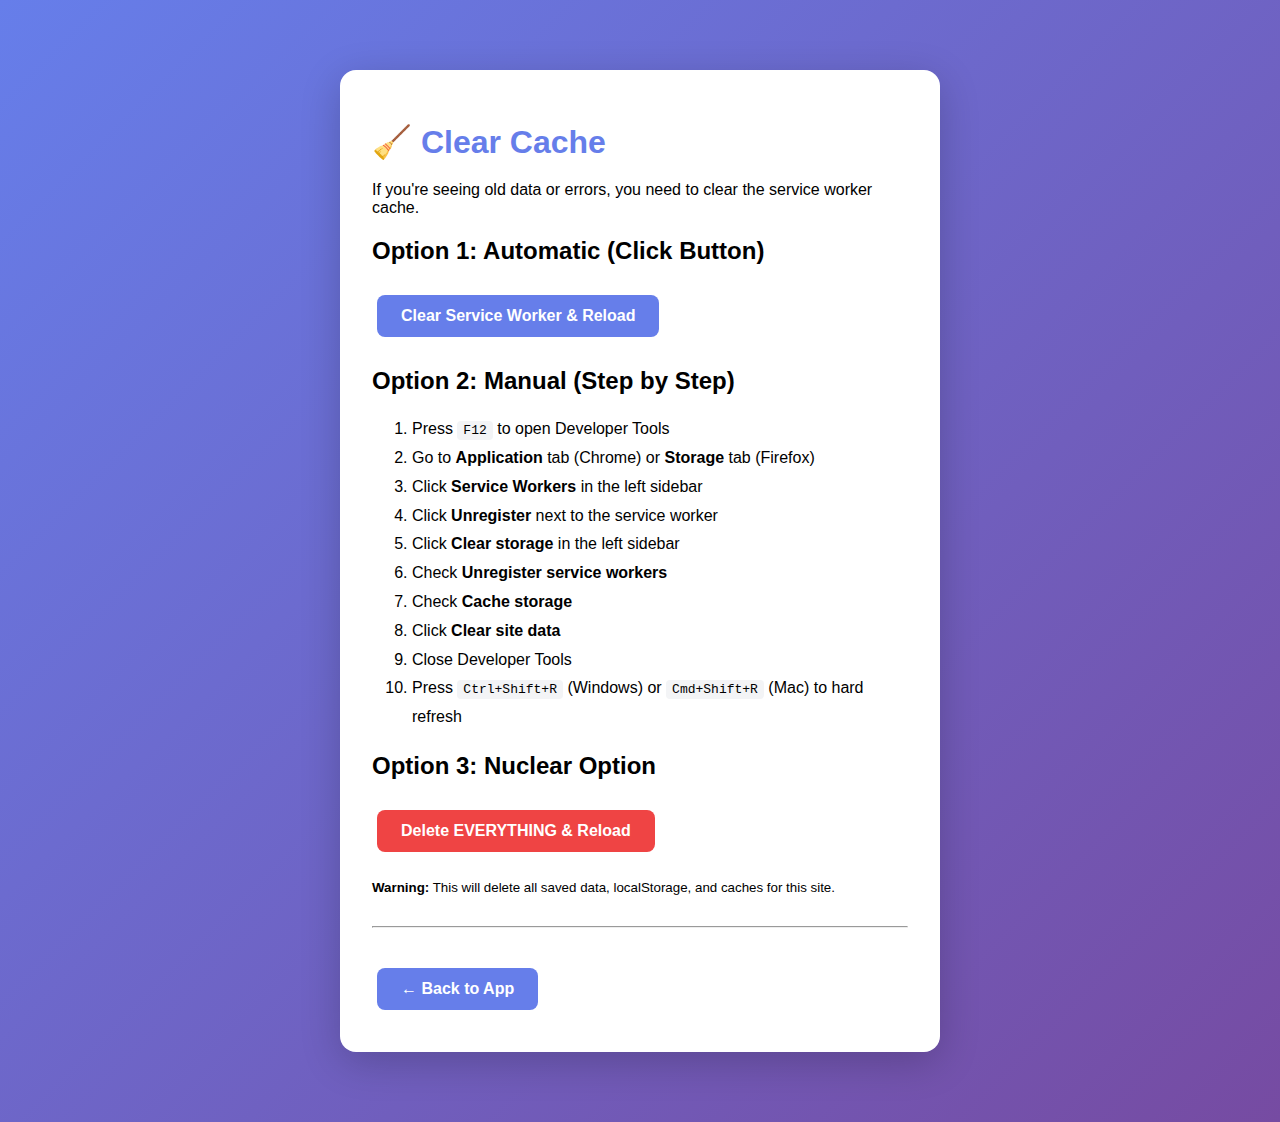
<file: clear-cache.html>
<!DOCTYPE html>
<html lang="en">
<head>
  <meta charset="UTF-8">
  <meta name="viewport" content="width=device-width, initial-scale=1.0">
  <title>Clear Cache - Cash Reconciliation</title>
  <style>
    body {
      font-family: -apple-system, BlinkMacSystemFont, 'Segoe UI', sans-serif;
      max-width: 600px;
      margin: 50px auto;
      padding: 20px;
      background: linear-gradient(135deg, #667eea 0%, #764ba2 100%);
      min-height: 100vh;
    }
    .card {
      background: white;
      border-radius: 16px;
      padding: 32px;
      box-shadow: 0 10px 40px rgba(0,0,0,0.2);
    }
    h1 {
      color: #667eea;
      margin-bottom: 20px;
    }
    .btn {
      background: #667eea;
      color: white;
      border: none;
      padding: 12px 24px;
      border-radius: 8px;
      cursor: pointer;
      font-weight: 600;
      font-size: 16px;
      margin: 10px 5px;
    }
    .btn:hover {
      background: #5a67d8;
    }
    .btn-danger {
      background: #ef4444;
    }
    .btn-danger:hover {
      background: #dc2626;
    }
    .status {
      margin: 20px 0;
      padding: 12px;
      border-radius: 8px;
      display: none;
    }
    .status.success {
      background: #d1fae5;
      color: #065f46;
      border: 1px solid #10b981;
    }
    .status.error {
      background: #fee2e2;
      color: #991b1b;
      border: 1px solid #ef4444;
    }
    .status.show {
      display: block;
    }
    ol {
      line-height: 1.8;
      margin: 20px 0;
    }
    code {
      background: #f3f4f6;
      padding: 2px 6px;
      border-radius: 4px;
      font-family: monospace;
    }
  </style>
</head>
<body>
  <div class="card">
    <h1>🧹 Clear Cache</h1>
    <p>If you're seeing old data or errors, you need to clear the service worker cache.</p>

    <div id="status" class="status"></div>

    <h2>Option 1: Automatic (Click Button)</h2>
    <button class="btn" onclick="clearServiceWorker()">Clear Service Worker & Reload</button>

    <h2>Option 2: Manual (Step by Step)</h2>
    <ol>
      <li>Press <code>F12</code> to open Developer Tools</li>
      <li>Go to <strong>Application</strong> tab (Chrome) or <strong>Storage</strong> tab (Firefox)</li>
      <li>Click <strong>Service Workers</strong> in the left sidebar</li>
      <li>Click <strong>Unregister</strong> next to the service worker</li>
      <li>Click <strong>Clear storage</strong> in the left sidebar</li>
      <li>Check <strong>Unregister service workers</strong></li>
      <li>Check <strong>Cache storage</strong></li>
      <li>Click <strong>Clear site data</strong></li>
      <li>Close Developer Tools</li>
      <li>Press <code>Ctrl+Shift+R</code> (Windows) or <code>Cmd+Shift+R</code> (Mac) to hard refresh</li>
    </ol>

    <h2>Option 3: Nuclear Option</h2>
    <button class="btn btn-danger" onclick="nuclearClear()">Delete EVERYTHING & Reload</button>
    <p><small><strong>Warning:</strong> This will delete all saved data, localStorage, and caches for this site.</small></p>

    <hr style="margin: 30px 0;">

    <button class="btn" onclick="window.location.href='/'">← Back to App</button>
  </div>

  <script>
    function showStatus(message, type) {
      const status = document.getElementById('status');
      status.textContent = message;
      status.className = `status ${type} show`;
      setTimeout(() => status.classList.remove('show'), 5000);
    }

    async function clearServiceWorker() {
      try {
        if ('serviceWorker' in navigator) {
          const registrations = await navigator.serviceWorker.getRegistrations();
          for (let registration of registrations) {
            await registration.unregister();
          }

          const cacheNames = await caches.keys();
          for (let cacheName of cacheNames) {
            await caches.delete(cacheName);
          }

          showStatus('✅ Service worker and caches cleared! Reloading...', 'success');
          setTimeout(() => window.location.href = '/', 1500);
        } else {
          showStatus('❌ Service workers not supported in this browser', 'error');
        }
      } catch (err) {
        showStatus('❌ Error: ' + err.message, 'error');
      }
    }

    async function nuclearClear() {
      if (!confirm('⚠️ This will delete ALL data for this site. Continue?')) {
        return;
      }

      try {
        // Clear service workers
        if ('serviceWorker' in navigator) {
          const registrations = await navigator.serviceWorker.getRegistrations();
          for (let registration of registrations) {
            await registration.unregister();
          }
        }

        // Clear all caches
        const cacheNames = await caches.keys();
        for (let cacheName of cacheNames) {
          await caches.delete(cacheName);
        }

        // Clear localStorage
        localStorage.clear();

        // Clear sessionStorage
        sessionStorage.clear();

        // Clear indexedDB
        if (window.indexedDB) {
          const dbs = await window.indexedDB.databases();
          dbs.forEach(db => window.indexedDB.deleteDatabase(db.name));
        }

        showStatus('✅ Everything cleared! Reloading...', 'success');
        setTimeout(() => {
          window.location.href = '/';
          window.location.reload(true);
        }, 1500);
      } catch (err) {
        showStatus('❌ Error: ' + err.message, 'error');
      }
    }
  </script>
</body>
</html>
</file>
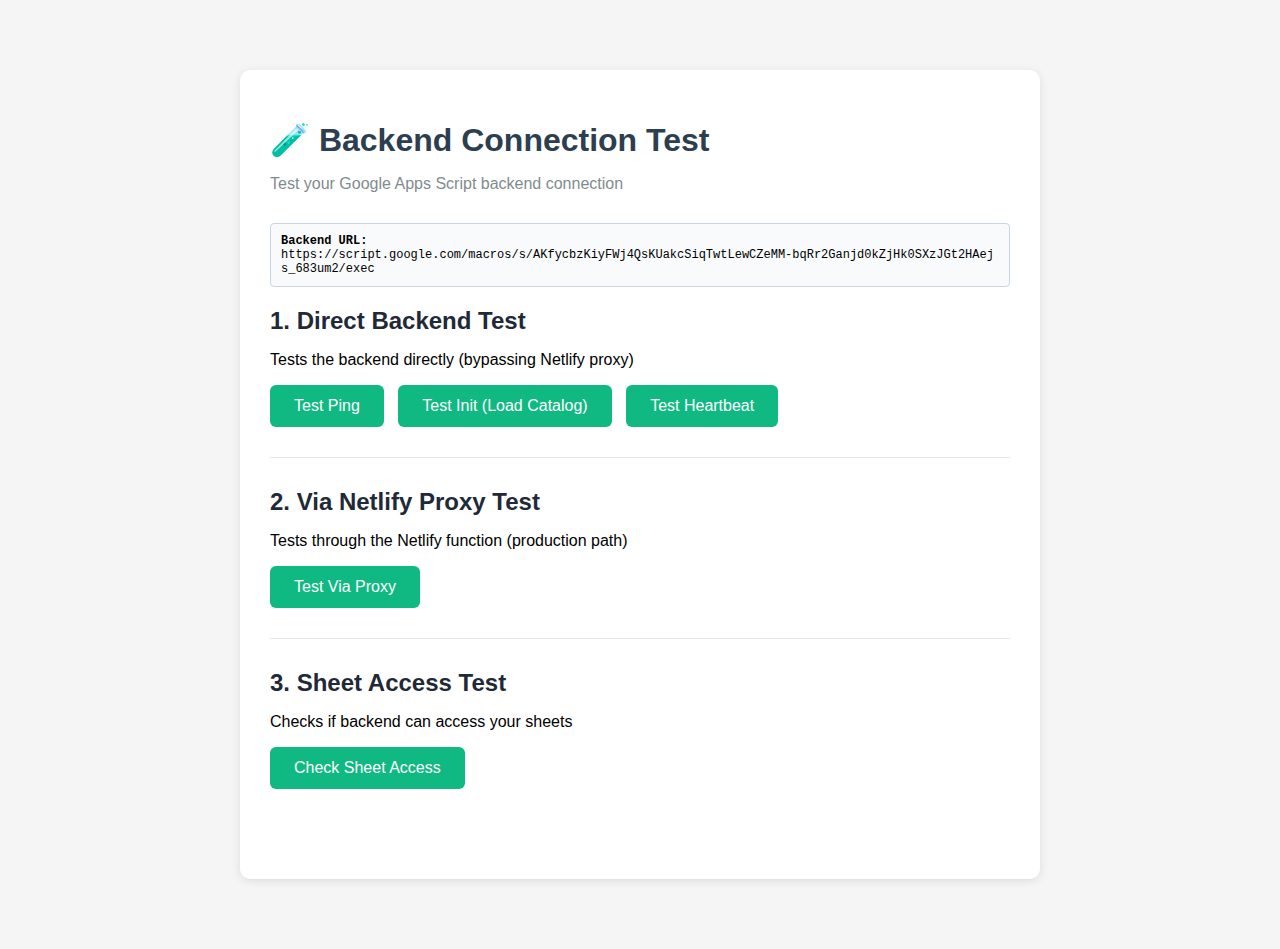
<file: test-backend.html>
<!DOCTYPE html>
<html lang="en">
<head>
    <meta charset="UTF-8">
    <meta name="viewport" content="width=device-width, initial-scale=1.0">
    <title>Backend Connection Test</title>
    <style>
        body {
            font-family: 'Segoe UI', Tahoma, Geneva, Verdana, sans-serif;
            max-width: 800px;
            margin: 50px auto;
            padding: 20px;
            background: #f5f5f5;
        }
        .container {
            background: white;
            padding: 30px;
            border-radius: 10px;
            box-shadow: 0 2px 10px rgba(0,0,0,0.1);
        }
        h1 {
            color: #2c3e50;
            margin-bottom: 10px;
        }
        .subtitle {
            color: #7f8c8d;
            margin-bottom: 30px;
        }
        button {
            background: #10b981;
            color: white;
            border: none;
            padding: 12px 24px;
            border-radius: 6px;
            font-size: 16px;
            cursor: pointer;
            margin-right: 10px;
            margin-bottom: 10px;
        }
        button:hover {
            background: #059669;
        }
        button:disabled {
            background: #94a3b8;
            cursor: not-allowed;
        }
        .result {
            margin-top: 20px;
            padding: 15px;
            border-radius: 6px;
            font-family: monospace;
            white-space: pre-wrap;
            word-break: break-all;
        }
        .success {
            background: #d1fae5;
            border: 1px solid #10b981;
            color: #065f46;
        }
        .error {
            background: #fee2e2;
            border: 1px solid #ef4444;
            color: #991b1b;
        }
        .info {
            background: #e0f2fe;
            border: 1px solid #0ea5e9;
            color: #0c4a6e;
        }
        .loading {
            background: #fef3c7;
            border: 1px solid #f59e0b;
            color: #78350f;
        }
        .url-box {
            background: #f8fafc;
            padding: 10px;
            border-radius: 4px;
            border: 1px solid #cbd5e1;
            margin: 20px 0;
            font-family: monospace;
            font-size: 12px;
            word-break: break-all;
        }
        .test-group {
            margin-bottom: 30px;
            padding-bottom: 20px;
            border-bottom: 1px solid #e5e7eb;
        }
        .test-group:last-child {
            border-bottom: none;
        }
        h2 {
            color: #1f2937;
            margin-bottom: 15px;
        }
    </style>
</head>
<body>
    <div class="container">
        <h1>🧪 Backend Connection Test</h1>
        <p class="subtitle">Test your Google Apps Script backend connection</p>

        <div class="url-box">
            <strong>Backend URL:</strong><br>
            https://script.google.com/macros/s/AKfycbzKiyFWj4QsKUakcSiqTwtLewCZeMM-bqRr2Ganjd0kZjHk0SXzJGt2HAejs_683um2/exec
        </div>

        <div class="test-group">
            <h2>1. Direct Backend Test</h2>
            <p>Tests the backend directly (bypassing Netlify proxy)</p>
            <button onclick="testPing()">Test Ping</button>
            <button onclick="testInit()">Test Init (Load Catalog)</button>
            <button onclick="testHeartbeat()">Test Heartbeat</button>
            <div id="directResult"></div>
        </div>

        <div class="test-group">
            <h2>2. Via Netlify Proxy Test</h2>
            <p>Tests through the Netlify function (production path)</p>
            <button onclick="testViaProxy()">Test Via Proxy</button>
            <div id="proxyResult"></div>
        </div>

        <div class="test-group">
            <h2>3. Sheet Access Test</h2>
            <p>Checks if backend can access your sheets</p>
            <button onclick="testSheetAccess()">Check Sheet Access</button>
            <div id="sheetResult"></div>
        </div>
    </div>

    <script>
        const BACKEND_URL = 'https://script.google.com/macros/s/AKfycbzKiyFWj4QsKUakcSiqTwtLewCZeMM-bqRr2Ganjd0kZjHk0SXzJGt2HAejs_683um2/exec';
        const PROXY_URL = '/.netlify/functions/gas';

        function showResult(elementId, message, type) {
            const el = document.getElementById(elementId);
            el.innerHTML = message;
            el.className = `result ${type}`;
        }

        async function callBackend(url, action, payload = {}) {
            const response = await fetch(url, {
                method: 'POST',
                headers: { 'Content-Type': 'application/json' },
                body: JSON.stringify({ action, ...payload })
            });

            const text = await response.text();
            let data;
            try {
                data = JSON.parse(text);
            } catch (e) {
                throw new Error(`Non-JSON response: ${text.substring(0, 200)}`);
            }

            if (!response.ok) {
                throw new Error(data.error || data.data || `HTTP ${response.status}`);
            }

            return data;
        }

        async function testPing() {
            const btn = event.target;
            btn.disabled = true;
            showResult('directResult', '⏳ Testing ping...', 'loading');

            try {
                const result = await callBackend(BACKEND_URL, 'ping');
                showResult('directResult',
                    `✅ SUCCESS!\n\nResponse: ${JSON.stringify(result, null, 2)}`,
                    'success'
                );
            } catch (error) {
                showResult('directResult',
                    `❌ FAILED\n\nError: ${error.message}\n\nThis might be a CORS issue (expected when testing directly).`,
                    'error'
                );
            } finally {
                btn.disabled = false;
            }
        }

        async function testInit() {
            const btn = event.target;
            btn.disabled = true;
            showResult('directResult', '⏳ Loading catalog...', 'loading');

            try {
                const result = await callBackend(BACKEND_URL, 'init');
                const catalogKeys = Object.keys(result.data?.catalog || {});
                showResult('directResult',
                    `✅ SUCCESS!\n\nCatalog loaded with ${catalogKeys.length} categories:\n${catalogKeys.join(', ')}\n\nFull response:\n${JSON.stringify(result, null, 2)}`,
                    'success'
                );
            } catch (error) {
                showResult('directResult',
                    `❌ FAILED\n\nError: ${error.message}\n\nPossible causes:\n- CORS (use proxy test instead)\n- Catalog sheet not configured\n- Backend not deployed`,
                    'error'
                );
            } finally {
                btn.disabled = false;
            }
        }

        async function testHeartbeat() {
            const btn = event.target;
            btn.disabled = true;
            showResult('directResult', '⏳ Sending heartbeat...', 'loading');

            try {
                const result = await callBackend(BACKEND_URL, 'heartbeat', {
                    userId: 'test_user_123',
                    route: 'Al-Hasa 1',
                    module: 'cash',
                    userName: 'Test User'
                });
                showResult('directResult',
                    `✅ SUCCESS!\n\nHeartbeat received at: ${result.timestamp}\n\nFull response:\n${JSON.stringify(result, null, 2)}`,
                    'success'
                );
            } catch (error) {
                showResult('directResult',
                    `❌ FAILED\n\nError: ${error.message}`,
                    'error'
                );
            } finally {
                btn.disabled = false;
            }
        }

        async function testViaProxy() {
            const btn = event.target;
            btn.disabled = true;
            showResult('proxyResult', '⏳ Testing via Netlify proxy...', 'loading');

            try {
                const result = await callBackend(PROXY_URL, 'ping');
                showResult('proxyResult',
                    `✅ SUCCESS!\n\nProxy is working correctly!\n\nResponse: ${JSON.stringify(result, null, 2)}`,
                    'success'
                );
            } catch (error) {
                showResult('proxyResult',
                    `❌ FAILED\n\nError: ${error.message}\n\nPossible causes:\n- Not running on Netlify (try deploying)\n- GAS_WEBAPP_URL env variable not set\n- Backend URL incorrect`,
                    'error'
                );
            } finally {
                btn.disabled = false;
            }
        }

        async function testSheetAccess() {
            const btn = event.target;
            btn.disabled = true;
            showResult('sheetResult', '⏳ Checking sheet access...', 'loading');

            try {
                const result = await callBackend(BACKEND_URL, 'init');

                let message = '';
                if (result.success && result.data?.catalog) {
                    const catalogKeys = Object.keys(result.data.catalog);
                    message += `✅ CATALOG ACCESS: OK (${catalogKeys.length} categories loaded)\n\n`;

                    if (catalogKeys.length === 4) {
                        message += `⚠️ Using default catalog (catalog sheet may not be configured)\n\n`;
                    }

                    message += `Categories found:\n${catalogKeys.join('\n')}\n\n`;
                    message += `Full catalog:\n${JSON.stringify(result.data.catalog, null, 2)}`;

                    showResult('sheetResult', message, catalogKeys.length === 4 ? 'info' : 'success');
                } else {
                    throw new Error('Unexpected response format');
                }
            } catch (error) {
                showResult('sheetResult',
                    `❌ SHEET ACCESS FAILED\n\nError: ${error.message}\n\nTODO:\n1. Configure SHEET_IDS in Code.gs\n2. Ensure your Google account has access to the sheets\n3. Run testConnection() in Apps Script editor`,
                    'error'
                );
            } finally {
                btn.disabled = false;
            }
        }
    </script>
</body>
</html>
</file>
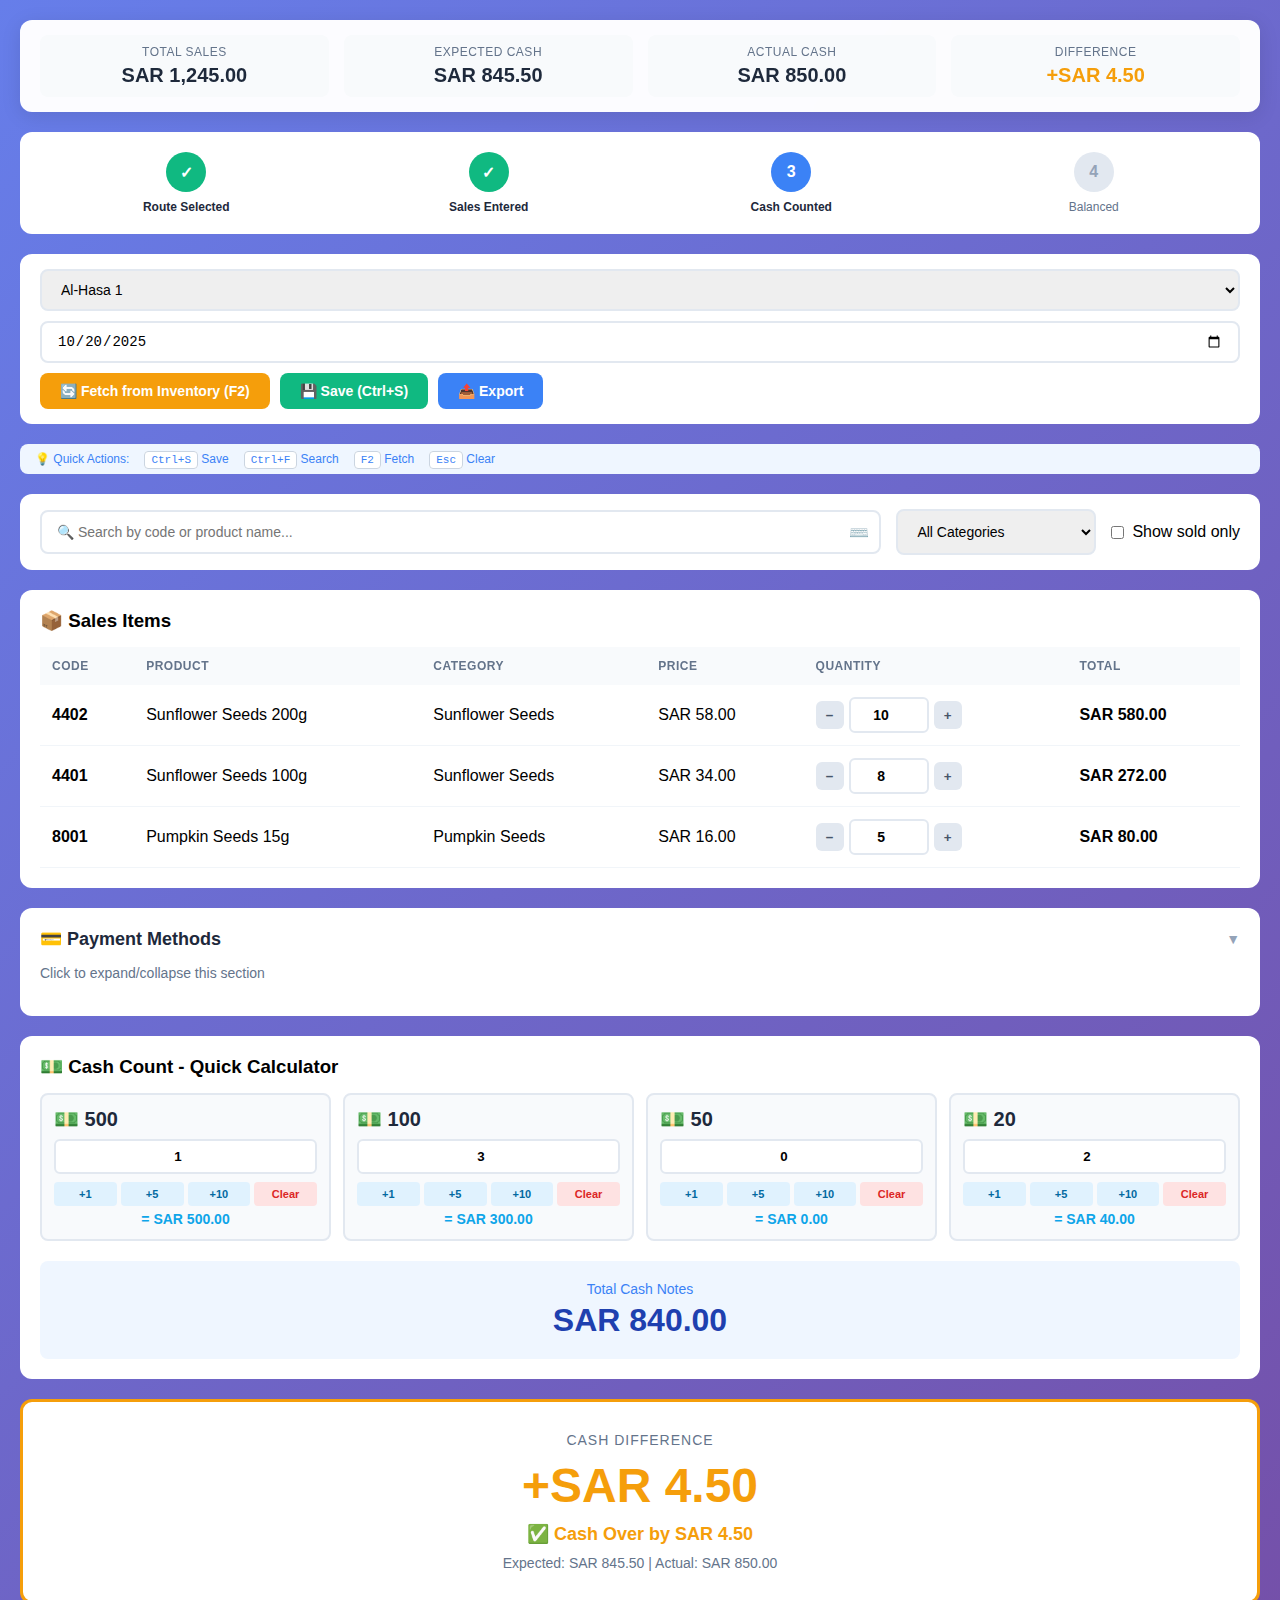
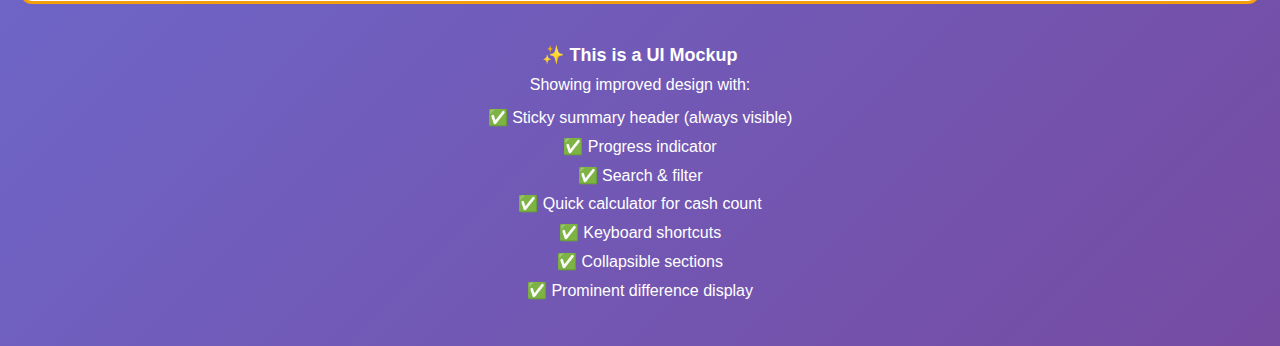
<file: UI_MOCKUP.html>
<!DOCTYPE html>
<html lang="en">
<head>
    <meta charset="UTF-8">
    <meta name="viewport" content="width=device-width, initial-scale=1.0">
    <title>Cash Reconciliation - UI Mockup (Improved)</title>
    <style>
        /* ============ IMPROVED UI STYLES ============ */

        * {
            margin: 0;
            padding: 0;
            box-sizing: border-box;
        }

        body {
            font-family: -apple-system, BlinkMacSystemFont, 'Segoe UI', Roboto, 'Helvetica Neue', Arial, sans-serif;
            background: linear-gradient(135deg, #667eea 0%, #764ba2 100%);
            min-height: 100vh;
            padding: 20px;
        }

        .container {
            max-width: 1400px;
            margin: 0 auto;
        }

        /* ===== STICKY SUMMARY HEADER (NEW!) ===== */
        .summary-header {
            position: sticky;
            top: 0;
            z-index: 100;
            background: rgba(255, 255, 255, 0.98);
            backdrop-filter: blur(10px);
            padding: 15px 20px;
            border-radius: 12px;
            margin-bottom: 20px;
            box-shadow: 0 4px 20px rgba(0,0,0,0.1);
            display: grid;
            grid-template-columns: repeat(auto-fit, minmax(180px, 1fr));
            gap: 15px;
        }

        .summary-item {
            text-align: center;
            padding: 10px;
            border-radius: 8px;
            background: #f8fafc;
        }

        .summary-item span {
            display: block;
            font-size: 12px;
            color: #64748b;
            margin-bottom: 5px;
            text-transform: uppercase;
            letter-spacing: 0.5px;
        }

        .summary-item strong {
            font-size: 20px;
            color: #1e293b;
            font-weight: 700;
        }

        .summary-item.difference strong {
            color: #10b981;
        }

        .summary-item.difference.shortage strong {
            color: #ef4444;
        }

        .summary-item.difference.excess strong {
            color: #f59e0b;
        }

        /* ===== QUICK ACTIONS BAR (NEW!) ===== */
        .quick-actions {
            background: white;
            padding: 15px 20px;
            border-radius: 12px;
            margin-bottom: 20px;
            display: flex;
            gap: 10px;
            flex-wrap: wrap;
            align-items: center;
        }

        .quick-actions .route-select {
            flex: 1;
            min-width: 200px;
        }

        .quick-actions select,
        .quick-actions input {
            width: 100%;
            padding: 10px 15px;
            border: 2px solid #e2e8f0;
            border-radius: 8px;
            font-size: 14px;
        }

        .btn {
            padding: 10px 20px;
            border: none;
            border-radius: 8px;
            font-weight: 600;
            cursor: pointer;
            transition: all 0.2s;
            font-size: 14px;
        }

        .btn-primary {
            background: #3b82f6;
            color: white;
        }

        .btn-primary:hover {
            background: #2563eb;
            transform: translateY(-1px);
        }

        .btn-success {
            background: #10b981;
            color: white;
        }

        .btn-warning {
            background: #f59e0b;
            color: white;
        }

        /* ===== KEYBOARD SHORTCUTS HINT (NEW!) ===== */
        .shortcuts-hint {
            background: #eff6ff;
            padding: 8px 15px;
            border-radius: 8px;
            font-size: 12px;
            color: #3b82f6;
            display: flex;
            gap: 15px;
            margin-bottom: 20px;
        }

        .shortcuts-hint kbd {
            background: white;
            padding: 2px 6px;
            border-radius: 4px;
            font-family: monospace;
            font-size: 11px;
            border: 1px solid #cbd5e1;
        }

        /* ===== SEARCH & FILTER (NEW!) ===== */
        .table-controls {
            background: white;
            padding: 15px 20px;
            border-radius: 12px;
            margin-bottom: 20px;
            display: flex;
            gap: 15px;
            align-items: center;
        }

        .search-box {
            flex: 1;
            position: relative;
        }

        .search-box input {
            width: 100%;
            padding: 12px 40px 12px 15px;
            border: 2px solid #e2e8f0;
            border-radius: 8px;
            font-size: 14px;
        }

        .search-box input:focus {
            outline: none;
            border-color: #3b82f6;
        }

        .search-icon {
            position: absolute;
            right: 12px;
            top: 50%;
            transform: translateY(-50%);
            color: #94a3b8;
        }

        .filter-select {
            min-width: 200px;
        }

        .filter-select select {
            width: 100%;
            padding: 12px 15px;
            border: 2px solid #e2e8f0;
            border-radius: 8px;
            font-size: 14px;
        }

        /* ===== SALES TABLE (IMPROVED) ===== */
        .sales-section {
            background: white;
            padding: 20px;
            border-radius: 12px;
            margin-bottom: 20px;
        }

        .sales-table {
            width: 100%;
            border-collapse: collapse;
        }

        .sales-table thead {
            background: #f8fafc;
            position: sticky;
            top: 80px;
            z-index: 10;
        }

        .sales-table th {
            padding: 12px;
            text-align: left;
            font-weight: 600;
            font-size: 12px;
            color: #64748b;
            text-transform: uppercase;
            letter-spacing: 0.5px;
        }

        .sales-table td {
            padding: 12px;
            border-bottom: 1px solid #f1f5f9;
        }

        .sales-table tbody tr:hover {
            background: #f8fafc;
        }

        .sales-table tbody tr.highlight {
            background: #fef3c7;
            animation: highlight 0.5s ease-in-out;
        }

        @keyframes highlight {
            0% { background: #fef3c7; }
            100% { background: transparent; }
        }

        .qty-input {
            width: 80px;
            padding: 8px;
            border: 2px solid #e2e8f0;
            border-radius: 6px;
            text-align: center;
            font-size: 14px;
            font-weight: 600;
        }

        .qty-input:focus {
            outline: none;
            border-color: #3b82f6;
        }

        /* Quick increment buttons */
        .qty-controls {
            display: flex;
            gap: 5px;
            align-items: center;
        }

        .qty-btn {
            width: 28px;
            height: 28px;
            border: none;
            background: #e2e8f0;
            border-radius: 6px;
            cursor: pointer;
            font-weight: 700;
            color: #475569;
        }

        .qty-btn:hover {
            background: #cbd5e1;
        }

        /* ===== COLLAPSIBLE SECTIONS (NEW!) ===== */
        .section-card {
            background: white;
            padding: 20px;
            border-radius: 12px;
            margin-bottom: 20px;
        }

        .section-header {
            display: flex;
            justify-content: space-between;
            align-items: center;
            cursor: pointer;
            user-select: none;
        }

        .section-header h3 {
            font-size: 18px;
            color: #1e293b;
        }

        .collapse-icon {
            font-size: 14px;
            color: #94a3b8;
            transition: transform 0.3s;
        }

        .section-card.collapsed .collapse-icon {
            transform: rotate(-90deg);
        }

        .section-card.collapsed .section-content {
            display: none;
        }

        /* ===== QUICK CASH CALCULATOR (NEW!) ===== */
        .cash-grid {
            display: grid;
            grid-template-columns: repeat(auto-fit, minmax(140px, 1fr));
            gap: 12px;
            margin-top: 15px;
        }

        .denom-card {
            background: #f8fafc;
            padding: 12px;
            border-radius: 8px;
            border: 2px solid #e2e8f0;
        }

        .denom-label {
            display: block;
            font-size: 20px;
            font-weight: 700;
            color: #1e293b;
            margin-bottom: 8px;
        }

        .denom-input-group {
            display: flex;
            gap: 5px;
            margin-bottom: 8px;
        }

        .denom-input {
            flex: 1;
            padding: 8px;
            border: 2px solid #e2e8f0;
            border-radius: 6px;
            text-align: center;
            font-weight: 600;
        }

        .quick-add-btns {
            display: flex;
            gap: 4px;
        }

        .quick-add-btns button {
            flex: 1;
            padding: 6px;
            font-size: 11px;
            background: #e0f2fe;
            border: none;
            border-radius: 4px;
            color: #0369a1;
            font-weight: 600;
            cursor: pointer;
        }

        .quick-add-btns button:hover {
            background: #bae6fd;
        }

        .denom-total {
            font-size: 14px;
            color: #0ea5e9;
            font-weight: 700;
            text-align: center;
            margin-top: 5px;
        }

        /* ===== PROGRESS INDICATOR (NEW!) ===== */
        .progress-bar {
            background: white;
            padding: 20px;
            border-radius: 12px;
            margin-bottom: 20px;
            display: flex;
            justify-content: space-between;
            gap: 10px;
        }

        .progress-step {
            flex: 1;
            text-align: center;
            position: relative;
        }

        .step-circle {
            width: 40px;
            height: 40px;
            border-radius: 50%;
            background: #e2e8f0;
            color: #94a3b8;
            display: flex;
            align-items: center;
            justify-content: center;
            margin: 0 auto 8px;
            font-weight: 700;
            font-size: 16px;
        }

        .progress-step.completed .step-circle {
            background: #10b981;
            color: white;
        }

        .progress-step.active .step-circle {
            background: #3b82f6;
            color: white;
            animation: pulse 2s infinite;
        }

        @keyframes pulse {
            0%, 100% { transform: scale(1); }
            50% { transform: scale(1.1); }
        }

        .step-label {
            font-size: 12px;
            color: #64748b;
        }

        .progress-step.completed .step-label,
        .progress-step.active .step-label {
            color: #1e293b;
            font-weight: 600;
        }

        /* ===== DIFFERENCE CARD (PROMINENT!) ===== */
        .difference-card {
            background: white;
            padding: 30px;
            border-radius: 12px;
            text-align: center;
            margin-bottom: 20px;
            border: 3px solid #10b981;
        }

        .difference-card.shortage {
            border-color: #ef4444;
        }

        .difference-card.excess {
            border-color: #f59e0b;
        }

        .difference-card .title {
            font-size: 14px;
            color: #64748b;
            margin-bottom: 10px;
            text-transform: uppercase;
            letter-spacing: 1px;
        }

        .difference-card .amount {
            font-size: 48px;
            font-weight: 700;
            color: #10b981;
            margin-bottom: 10px;
        }

        .difference-card.shortage .amount {
            color: #ef4444;
        }

        .difference-card.excess .amount {
            color: #f59e0b;
        }

        .difference-card .status {
            font-size: 18px;
            font-weight: 600;
            color: #10b981;
        }

        .difference-card.shortage .status {
            color: #ef4444;
        }

        .difference-card.excess .status {
            color: #f59e0b;
        }

        /* ===== RESPONSIVE ===== */
        @media (max-width: 768px) {
            .summary-header {
                grid-template-columns: repeat(2, 1fr);
            }

            .quick-actions {
                flex-direction: column;
            }

            .quick-actions .route-select {
                width: 100%;
            }

            .table-controls {
                flex-direction: column;
            }

            .sales-table {
                font-size: 12px;
            }

            .sales-table th,
            .sales-table td {
                padding: 8px 4px;
            }

            .progress-bar {
                flex-wrap: wrap;
            }

            .progress-step {
                flex: 1 1 45%;
            }
        }
    </style>
</head>
<body>
    <div class="container">
        <!-- STICKY SUMMARY HEADER -->
        <div class="summary-header">
            <div class="summary-item">
                <span>Total Sales</span>
                <strong>SAR 1,245.00</strong>
            </div>
            <div class="summary-item">
                <span>Expected Cash</span>
                <strong>SAR 845.50</strong>
            </div>
            <div class="summary-item">
                <span>Actual Cash</span>
                <strong>SAR 850.00</strong>
            </div>
            <div class="summary-item difference excess">
                <span>Difference</span>
                <strong>+SAR 4.50</strong>
            </div>
        </div>

        <!-- PROGRESS INDICATOR -->
        <div class="progress-bar">
            <div class="progress-step completed">
                <div class="step-circle">✓</div>
                <div class="step-label">Route Selected</div>
            </div>
            <div class="progress-step completed">
                <div class="step-circle">✓</div>
                <div class="step-label">Sales Entered</div>
            </div>
            <div class="progress-step active">
                <div class="step-circle">3</div>
                <div class="step-label">Cash Counted</div>
            </div>
            <div class="progress-step">
                <div class="step-circle">4</div>
                <div class="step-label">Balanced</div>
            </div>
        </div>

        <!-- QUICK ACTIONS -->
        <div class="quick-actions">
            <div class="route-select">
                <select>
                    <option>Al-Hasa 1</option>
                    <option>Al-Hasa 2</option>
                    <option>Al-Hasa 3</option>
                    <option>Al-Hasa 4</option>
                    <option>Al-Hasa Wholesale</option>
                </select>
            </div>
            <input type="date" value="2025-10-20">
            <button class="btn btn-warning">🔄 Fetch from Inventory (F2)</button>
            <button class="btn btn-success">💾 Save (Ctrl+S)</button>
            <button class="btn btn-primary">📤 Export</button>
        </div>

        <!-- KEYBOARD SHORTCUTS HINT -->
        <div class="shortcuts-hint">
            <span>💡 Quick Actions:</span>
            <span><kbd>Ctrl+S</kbd> Save</span>
            <span><kbd>Ctrl+F</kbd> Search</span>
            <span><kbd>F2</kbd> Fetch</span>
            <span><kbd>Esc</kbd> Clear</span>
        </div>

        <!-- SEARCH & FILTER -->
        <div class="table-controls">
            <div class="search-box">
                <input type="search" placeholder="🔍 Search by code or product name..." id="searchInput">
                <span class="search-icon">⌨️</span>
            </div>
            <div class="filter-select">
                <select>
                    <option>All Categories</option>
                    <option>Sunflower Seeds</option>
                    <option>Pumpkin Seeds</option>
                    <option>Melon Seeds</option>
                    <option>Popcorn</option>
                </select>
            </div>
            <label style="display: flex; align-items: center; gap: 8px;">
                <input type="checkbox" id="showSoldOnly">
                <span>Show sold only</span>
            </label>
        </div>

        <!-- SALES TABLE -->
        <div class="sales-section">
            <h3 style="margin-bottom: 15px;">📦 Sales Items</h3>
            <table class="sales-table">
                <thead>
                    <tr>
                        <th>Code</th>
                        <th>Product</th>
                        <th>Category</th>
                        <th>Price</th>
                        <th>Quantity</th>
                        <th>Total</th>
                    </tr>
                </thead>
                <tbody>
                    <tr>
                        <td><strong>4402</strong></td>
                        <td>Sunflower Seeds 200g</td>
                        <td>Sunflower Seeds</td>
                        <td>SAR 58.00</td>
                        <td>
                            <div class="qty-controls">
                                <button class="qty-btn">−</button>
                                <input type="number" class="qty-input" value="10">
                                <button class="qty-btn">+</button>
                            </div>
                        </td>
                        <td><strong>SAR 580.00</strong></td>
                    </tr>
                    <tr>
                        <td><strong>4401</strong></td>
                        <td>Sunflower Seeds 100g</td>
                        <td>Sunflower Seeds</td>
                        <td>SAR 34.00</td>
                        <td>
                            <div class="qty-controls">
                                <button class="qty-btn">−</button>
                                <input type="number" class="qty-input" value="8">
                                <button class="qty-btn">+</button>
                            </div>
                        </td>
                        <td><strong>SAR 272.00</strong></td>
                    </tr>
                    <tr>
                        <td><strong>8001</strong></td>
                        <td>Pumpkin Seeds 15g</td>
                        <td>Pumpkin Seeds</td>
                        <td>SAR 16.00</td>
                        <td>
                            <div class="qty-controls">
                                <button class="qty-btn">−</button>
                                <input type="number" class="qty-input" value="5">
                                <button class="qty-btn">+</button>
                            </div>
                        </td>
                        <td><strong>SAR 80.00</strong></td>
                    </tr>
                </tbody>
            </table>
        </div>

        <!-- COLLAPSIBLE PAYMENT METHODS -->
        <div class="section-card">
            <div class="section-header" onclick="this.parentElement.classList.toggle('collapsed')">
                <h3>💳 Payment Methods</h3>
                <span class="collapse-icon">▼</span>
            </div>
            <div class="section-content" style="margin-top: 15px;">
                <p style="color: #64748b; font-size: 14px; margin-bottom: 15px;">
                    Click to expand/collapse this section
                </p>
                <!-- Payment fields would go here -->
            </div>
        </div>

        <!-- CASH COUNT WITH QUICK CALCULATOR -->
        <div class="section-card">
            <h3 style="margin-bottom: 15px;">💵 Cash Count - Quick Calculator</h3>

            <div class="cash-grid">
                <div class="denom-card">
                    <span class="denom-label">💵 500</span>
                    <div class="denom-input-group">
                        <input type="number" class="denom-input" value="1" placeholder="0">
                    </div>
                    <div class="quick-add-btns">
                        <button>+1</button>
                        <button>+5</button>
                        <button>+10</button>
                        <button style="background: #fee2e2; color: #dc2626;">Clear</button>
                    </div>
                    <div class="denom-total">= SAR 500.00</div>
                </div>

                <div class="denom-card">
                    <span class="denom-label">💵 100</span>
                    <div class="denom-input-group">
                        <input type="number" class="denom-input" value="3" placeholder="0">
                    </div>
                    <div class="quick-add-btns">
                        <button>+1</button>
                        <button>+5</button>
                        <button>+10</button>
                        <button style="background: #fee2e2; color: #dc2626;">Clear</button>
                    </div>
                    <div class="denom-total">= SAR 300.00</div>
                </div>

                <div class="denom-card">
                    <span class="denom-label">💵 50</span>
                    <div class="denom-input-group">
                        <input type="number" class="denom-input" value="0" placeholder="0">
                    </div>
                    <div class="quick-add-btns">
                        <button>+1</button>
                        <button>+5</button>
                        <button>+10</button>
                        <button style="background: #fee2e2; color: #dc2626;">Clear</button>
                    </div>
                    <div class="denom-total">= SAR 0.00</div>
                </div>

                <div class="denom-card">
                    <span class="denom-label">💵 20</span>
                    <div class="denom-input-group">
                        <input type="number" class="denom-input" value="2" placeholder="0">
                    </div>
                    <div class="quick-add-btns">
                        <button>+1</button>
                        <button>+5</button>
                        <button>+10</button>
                        <button style="background: #fee2e2; color: #dc2626;">Clear</button>
                    </div>
                    <div class="denom-total">= SAR 40.00</div>
                </div>
            </div>

            <div style="background: #eff6ff; padding: 20px; border-radius: 8px; margin-top: 20px; text-align: center;">
                <div style="color: #3b82f6; font-size: 14px; margin-bottom: 5px;">Total Cash Notes</div>
                <div style="font-size: 32px; font-weight: 700; color: #1e40af;">SAR 840.00</div>
            </div>
        </div>

        <!-- PROMINENT DIFFERENCE CARD -->
        <div class="difference-card excess">
            <div class="title">Cash Difference</div>
            <div class="amount">+SAR 4.50</div>
            <div class="status">✅ Cash Over by SAR 4.50</div>
            <p style="color: #64748b; font-size: 14px; margin-top: 10px;">
                Expected: SAR 845.50 | Actual: SAR 850.00
            </p>
        </div>

        <div style="text-align: center; color: white; padding: 20px;">
            <p style="font-size: 18px; font-weight: 600;">✨ This is a UI Mockup</p>
            <p style="margin-top: 10px;">Showing improved design with:</p>
            <ul style="list-style: none; margin-top: 10px; line-height: 1.8;">
                <li>✅ Sticky summary header (always visible)</li>
                <li>✅ Progress indicator</li>
                <li>✅ Search & filter</li>
                <li>✅ Quick calculator for cash count</li>
                <li>✅ Keyboard shortcuts</li>
                <li>✅ Collapsible sections</li>
                <li>✅ Prominent difference display</li>
            </ul>
        </div>
    </div>

    <script>
        // Simple demo interactions
        document.getElementById('searchInput')?.addEventListener('input', function(e) {
            console.log('Searching for:', e.target.value);
            // In real app: filter table rows
        });

        document.getElementById('showSoldOnly')?.addEventListener('change', function(e) {
            console.log('Show sold only:', e.target.checked);
            // In real app: hide rows with qty = 0
        });

        // Keyboard shortcuts demo
        document.addEventListener('keydown', function(e) {
            if (e.ctrlKey && e.key === 's') {
                e.preventDefault();
                alert('💾 Save functionality (Ctrl+S pressed)');
            }
            if (e.ctrlKey && e.key === 'f') {
                e.preventDefault();
                document.getElementById('searchInput').focus();
            }
            if (e.key === 'F2') {
                e.preventDefault();
                alert('🔄 Fetch from inventory (F2 pressed)');
            }
        });
    </script>
</body>
</html>
</file>
